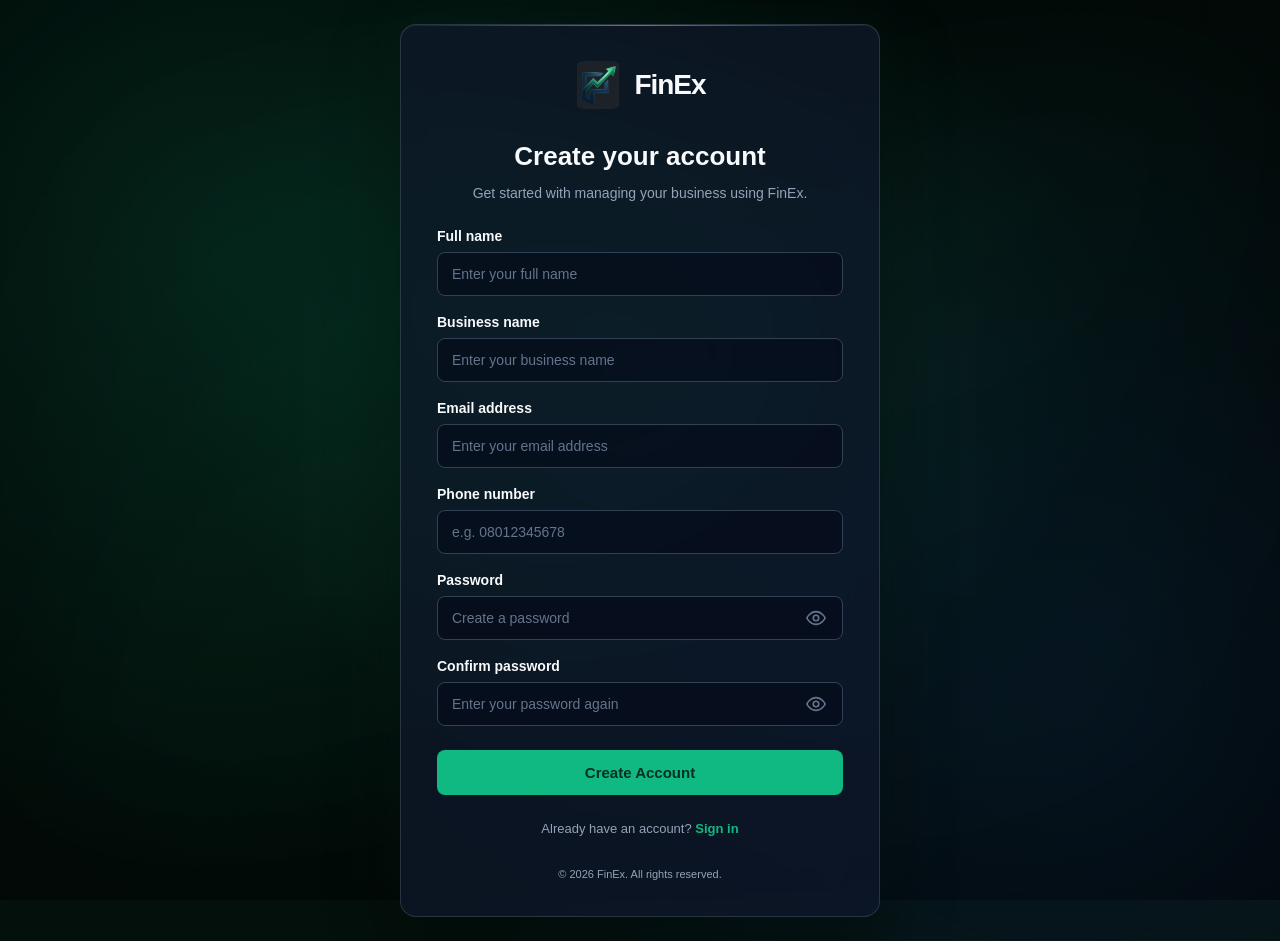
<file: pages/register.html>
<!DOCTYPE html>
<html lang="en">
<head>
    <meta charset="UTF-8">
    <meta name="viewport" content="width=device-width, initial-scale=1.0">

    <title>FinEx | Create Account</title>

    <link rel="stylesheet" href="../css/style.css">
</head>

<body>

    <div class="login-bg" aria-hidden="true">
        <video
            class="login-bg-video login-bg-video--top"
            autoplay
            muted
            loop
            playsinline
            preload="auto"
        >
            <source src="../assets/video/loginpage%20wallpaper.mp4" type="video/mp4">
        </video>

        <video
            class="login-bg-video login-bg-video--bottom"
            muted
            loop
            playsinline
            preload="auto"
        >
            <source src="../assets/video/loginpage%20wallpaper.mp4" type="video/mp4">
        </video>
    </div>

    <div class="login-bg-overlay" aria-hidden="true"></div>

    <main class="login-container">
        <section class="login-card register-card">

            <div class="brand">
                <img
                    src="../assets/images/finex-logo.jpg"
                    alt="FinEx Logo"
                    class="brand-logo"
                >
                <h1>FinEx</h1>
            </div>

            <h2>Create your account</h2>

            <p class="subtitle">
                Get started with managing your business using FinEx.
            </p>

            <form id="register-form" novalidate>

                <label for="full-name">Full name</label>
                <input
                    type="text"
                    id="full-name"
                    name="full-name"
                    placeholder="Enter your full name"
                    autocomplete="name"
                    required
                >

                <label for="business-name">Business name</label>
                <input
                    type="text"
                    id="business-name"
                    name="business-name"
                    placeholder="Enter your business name"
                    autocomplete="organization"
                    required
                >

                <label for="register-email">Email address</label>
                <input
                    type="email"
                    id="register-email"
                    name="email"
                    placeholder="Enter your email address"
                    autocomplete="off"
                    autocapitalize="none"
                    spellcheck="false"
                    required
                >

                <label for="phone">Phone number</label>
                <input
                    type="tel"
                    id="phone"
                    name="phone"
                    placeholder="e.g. 08012345678"
                    autocomplete="tel"
                    required
                >

                <label for="register-password">Password</label>

                <div class="password-wrapper">
                    <input
                        type="password"
                        id="register-password"
                        name="password"
                        placeholder="Create a password"
                        autocomplete="new-password"
                        minlength="8"
                        required
                    >

                    <button
                        type="button"
                        class="password-toggle"
                        data-target="register-password"
                        aria-label="Show password"
                        aria-pressed="false"
                    >
                        <svg viewBox="0 0 24 24" aria-hidden="true">
                            <path d="M2 12s3.5-7 10-7 10 7 10 7-3.5 7-10 7S2 12 2 12Z"/>
                            <circle cx="12" cy="12" r="3"/>
                        </svg>
                    </button>
                </div>

                <label for="confirm-password">Confirm password</label>

                <div class="password-wrapper">
                    <input
                        type="password"
                        id="confirm-password"
                        name="confirm-password"
                        placeholder="Enter your password again"
                        autocomplete="new-password"
                        minlength="8"
                        required
                    >

                    <button
                        type="button"
                        class="password-toggle"
                        data-target="confirm-password"
                        aria-label="Show password"
                        aria-pressed="false"
                    >
                        <svg viewBox="0 0 24 24" aria-hidden="true">
                            <path d="M2 12s3.5-7 10-7 10 7 10 7-3.5 7-10 7S2 12 2 12Z"/>
                            <circle cx="12" cy="12" r="3"/>
                        </svg>
                    </button>
                </div>

                <button type="submit" class="login-button">
                    Create Account
                </button>

                <div
                    id="register-message"
                    class="notification"
                    role="status"
                    aria-live="polite"
                    hidden
                ></div>

            </form>

            <p class="signup-text">
                Already have an account?
                <a href="../index.html">Sign in</a>
            </p>

            <p class="footer-text">
                © 2026 FinEx. All rights reserved.
            </p>

        </section>
    </main>

    <script src="../js/bg-video.js"></script>
    <script src="../js/api.js"></script>
    <script src="../js/register.js"></script>
</body>
</html>
</file>
<file: css/style.css>
/* 1. Global styles */
:root {
    --background: #111827;
    --surface: #1e293b;
    --surface-hover: #263449;
    --border: #334155;
    --primary: #10b981;
    --primary-hover: #059669;
    --text: #f8fafc;
    --text-muted: #94a3b8;
}

* {
    margin: 0;
    padding: 0;
    box-sizing: border-box;
}

body {
    font-family: Arial, Helvetica, sans-serif;
    background: var(--background);
    color: var(--text);
    min-height: 100vh;
}

/* 2. Page layout */
.login-container {
    min-height: 100vh;
    display: flex;
    justify-content: center;
    align-items: center;
    padding: 24px;
    position: relative;
    z-index: 2;
}

/* 3. Login card */
.login-card {
    width: 100%;
    max-width: 430px;
    padding: 36px;
    position: relative;
    background: rgba(15, 23, 42, 0.74);
    border: 1px solid rgba(148, 163, 184, 0.22);
    border-radius: 16px;
    box-shadow:
        0 24px 70px rgba(0, 0, 0, 0.45),
        0 0 60px rgba(16, 185, 129, 0.06),
        inset 0 1px 0 rgba(255, 255, 255, 0.06);
    backdrop-filter: blur(18px) saturate(140%);
    -webkit-backdrop-filter: blur(18px) saturate(140%);
}

.login-card::before {
    content: "";
    position: absolute;
    inset: 0 16px auto;
    height: 1px;
    background: linear-gradient(
        90deg,
        transparent,
        rgba(16, 185, 129, 0.85),
        transparent
    );
    pointer-events: none;
}

/* 4. FinEx branding */
.brand {
    display: flex;
    align-items: center;
    justify-content: center;
    gap: 12px;
    margin-bottom: 32px;
}

.brand-logo {
    width: 48px;
    height: 48px;
    object-fit: contain;
    border-radius: 10px;
}

.brand h1 {
    font-size: 28px;
    letter-spacing: -1px;
}

/* 5. Headings */
.login-card h2 {
    font-size: 26px;
    margin-bottom: 10px;
    text-align: center;
}

.subtitle {
    color: var(--text-muted);
    font-size: 14px;
    line-height: 1.6;
    margin-bottom: 28px;
    text-align: center;
}

/* 6. Form fields */
form > label,
.password-heading label {
    display: block;
    font-size: 14px;
    font-weight: 600;
    margin-bottom: 10px;
}

input[type="text"],
input[type="password"] {
    width: 100%;
    padding: 13px 14px;
    margin-bottom: 22px;
    border: 1px solid var(--border);
    border-radius: 8px;
    background: #111827;
    color: var(--text);
    font-size: 14px;
    outline: none;
    transition: border-color 0.2s, box-shadow 0.2s;
}

input::placeholder {
    color: #64748b;
}

input[type="text"]:focus,
input[type="password"]:focus {
    border-color: var(--primary);
    box-shadow: 0 0 0 3px rgba(16, 185, 129, 0.12);
}

/* 7. Password heading */
.password-heading {
    display: flex;
    align-items: center;
    justify-content: space-between;
}

a {
    color: var(--primary);
    text-decoration: none;
    font-size: 13px;
}

a:hover {
    text-decoration: underline;
}

/* 8. Remember me */
.remember-option {
    display: flex;
    align-items: center;
    gap: 9px;
    margin-bottom: 24px;
    color: var(--text-muted);
    font-size: 13px;
    cursor: pointer;
}

.remember-option input {
    accent-color: var(--primary);
}

/* 9. Sign-in button */
.login-button {
    width: 100%;
    padding: 14px;
    border: none;
    border-radius: 8px;
    background: var(--primary);
    color: #052e24;
    font-size: 15px;
    font-weight: 700;
    cursor: pointer;
    transition: background 0.2s, transform 0.2s;
}

.login-button:hover {
    background: var(--primary-hover);
    transform: translateY(-1px);
}

/* 10. Messages and footer */
#login-message {
    font-size: 13px;
    margin-top: 14px;
    color: var(--text-muted);
}

.signup-text {
    text-align: center;
    font-size: 13px;
    color: var(--text-muted);
    margin-top: 26px;
}

.signup-text a {
    font-weight: 600;
}

.footer-text {
    margin-top: 32px;
    text-align: center;
    color: var(--text-muted);
    font-size: 11px;
}

/* 11. Mobile responsiveness */
@media (max-width: 480px) {
    .login-container {
        padding: 16px;
    }

    .login-card {
        padding: 26px 22px;
    }

    .login-card h2 {
        font-size: 23px;
    }
}

/* ==============================
   FINEX HOVER ANIMATIONS
================================ */

/* 1. Smooth page entrance */
.login-card {
    animation: cardEntrance 0.7s ease-out;
    transition:
        border-color 0.3s ease,
        box-shadow 0.3s ease,
        transform 0.3s ease;
}

/* Subtle lift when hovering over the login card */
.login-card:hover {
    border-color: rgba(16, 185, 129, 0.38);
    box-shadow:
        0 28px 80px rgba(0, 0, 0, 0.5),
        0 0 70px rgba(16, 185, 129, 0.12),
        inset 0 1px 0 rgba(255, 255, 255, 0.08);
    transform: translateY(-4px);
}

/* 2. Login logo animation */
.brand-icon {
    transition:
        transform 0.3s ease,
        box-shadow 0.3s ease;
}

.brand-icon:hover {
    transform: rotate(-8deg) scale(1.08);
    box-shadow: 0 0 20px rgba(16, 185, 129, 0.3);
}

/* 3. Input focus animation */
input[type="text"],
input[type="password"] {
    transition:
        border-color 0.25s ease,
        box-shadow 0.25s ease,
        background-color 0.25s ease;
}

input[type="text"]:focus,
input[type="password"]:focus {
    background-color: #172235;
    border-color: #10b981;
    box-shadow: 0 0 0 4px rgba(16, 185, 129, 0.12);
}

/* 4. Button hover animation */
.login-button {
    position: relative;
    overflow: hidden;
    transition:
        background-color 0.25s ease,
        box-shadow 0.25s ease,
        transform 0.25s ease;
}

.login-button:hover {
    background-color: #059669;
    box-shadow: 0 8px 24px rgba(16, 185, 129, 0.2);
    transform: translateY(-2px);
}

.login-button:active {
    transform: translateY(0) scale(0.98);
}

/* 5. Link hover animation */
a {
    transition:
        color 0.2s ease,
        opacity 0.2s ease;
}

a:hover {
    color: #6ee7b7;
}

/* 6. Remember-me checkbox */
.remember-option input {
    cursor: pointer;
    transition: transform 0.2s ease;
}

.remember-option input:hover {
    transform: scale(1.15);
}

/* 7. Page entrance animation */
@keyframes cardEntrance {
    from {
        opacity: 0;
        transform: translateY(18px);
    }

    to {
        opacity: 1;
        transform: translateY(0);
    }
}

/* 8. Accessibility: respect reduced-motion preferences */
@media (prefers-reduced-motion: reduce) {
    *,
    *::before,
    *::after {
        animation-duration: 0.01ms !important;
        animation-iteration-count: 1 !important;
        transition-duration: 0.01ms !important;
        scroll-behavior: auto !important;
    }
}

/* Keep the glass card surface when interacting with the login button */
.login-card,
.login-card:hover {
    background-color: rgba(15, 23, 42, 0.74);
}

/* Keep the login button bright and responsive */
.login-button {
    background-color: #10b981;
    color: #052e24;
    opacity: 1;
    filter: none;
}

.login-button:hover {
    background-color: #30cc0d;
    color: #052e24;
    opacity: 1;
    filter: none;
    box-shadow: 0 8px 24px rgba(75, 233, 154, 0.25);
    transform: translateY(-2px);
}
/* Password visibility toggle */
.password-input-container {
    position: relative;
    width: 100%;
}

.password-input-container input[type="password"],
.password-input-container input[type="text"] {
    width: 100%;
    padding-right: 48px;
}

.password-toggle {
    position: absolute;
    right: 12px;
    top: 0;
    height: 44px;
    display: flex;
    align-items: center;
    justify-content: center;
    border: none;
    background: transparent;
    color: #94a3b8;
    cursor: pointer;
    transition: color 0.2s ease, transform 0.2s ease;
}

.password-toggle:hover {
    color: #10b981;
    transform: scale(1.08);
}

.password-toggle:focus-visible {
    outline: 2px solid #10b981;
    outline-offset: 2px;
    border-radius: 4px;
}

/* ==============================
   REGISTRATION PAGE
================================ */

.register-card {
    max-width: 480px;
}

.register-card h2 {
    margin-bottom: 10px;
}

.register-card .subtitle {
    margin-bottom: 24px;
}

.register-card form > label {
    display: block;
    margin-bottom: 8px;
    font-size: 14px;
    font-weight: 600;
}

.register-card input[type="text"],
.register-card input[type="email"],
.register-card input[type="tel"],
.register-card input[type="password"] {
    width: 100%;
    padding: 13px 14px;
    margin-bottom: 18px;
    border: 1px solid var(--border);
    border-radius: 8px;
    background: #111827;
    color: var(--text);
    font-size: 14px;
    outline: none;
    transition: border-color 0.25s ease, box-shadow 0.25s ease;
}

.register-card input:focus {
    border-color: var(--primary);
    box-shadow: 0 0 0 4px rgba(16, 185, 129, 0.12);
}

.register-card .login-button {
    margin-top: 6px;
}

#register-message {
    margin-top: 14px;
    font-size: 13px;
    color: var(--text-muted);
}

@media (max-width: 480px) {
    .register-card {
        padding: 26px 22px;
    }
}
/* ===== Registration Notifications ===== */

.notification {
    display: flex;
    align-items: flex-start;
    gap: 12px;
    padding: 15px 16px;
    margin-top: 18px;
    border-radius: 10px;
    border: 1px solid transparent;
    font-size: 14px;
    font-weight: 500;
    line-height: 1.5;
    animation: notificationAppear 0.3s ease-out;
    overflow-wrap: anywhere;
}

.notification[hidden] {
    display: none;
}

.notification-icon {
    font-size: 20px;
    font-weight: 700;
    flex-shrink: 0;
}

.notification-content {
    flex: 1;
}

.notification-title {
    display: block;
    font-size: 15px;
    font-weight: 700;
    margin-bottom: 3px;
}

.notification-success {
    background: #e8f8ef;
    color: #166534;
    border-color: #86efac;
}

.notification-error {
    background: #fff0f0;
    color: #b42318;
    border-color: #fca5a5;
}

.notification-warning {
    background: #fff8e6;
    color: #92400e;
    border-color: #fcd34d;
}

@keyframes notificationAppear {
    from {
        opacity: 0;
        transform: translateY(-8px);
    }

    to {
        opacity: 1;
        transform: translateY(0);
    }
}

@media (prefers-reduced-motion: reduce) {
    .notification {
        animation: none;
    }
}

/* ===== Password Visibility Button Fix ===== */

.password-wrapper {
    position: relative !important;
    display: block !important;
    width: 100% !important;
    margin-bottom: 16px;
}

.password-wrapper input {
    display: block;
    width: 100% !important;
    box-sizing: border-box !important;
    padding-right: 48px !important;
}

.password-wrapper .password-toggle {
    position: absolute !important;
    top: 50% !important;
    right: 10px !important;
    transform: translateY(-50%) !important;

    display: flex !important;
    align-items: center !important;
    justify-content: center !important;

    width: 34px !important;
    height: 34px !important;
    padding: 6px !important;

    background: transparent !important;
    border: none !important;
    border-radius: 6px !important;

    color: #64748b !important;
    cursor: pointer !important;
    z-index: 5 !important;
}

.password-wrapper .password-toggle svg {
    display: block !important;
    width: 22px !important;
    height: 22px !important;
    fill: none !important;
    stroke: currentColor !important;
    stroke-width: 1.8 !important;
}

.password-wrapper .password-toggle:hover {
    color: #2563eb !important;
    background: #f1f5f9 !important;
}

.password-wrapper .password-toggle:focus-visible {
    outline: 2px solid #2563eb !important;
    outline-offset: 2px !important;
}

/* ==============================
   VIDEO WALLPAPER
================================ */

body {
    background: #04100c;
    overflow-x: hidden;
}

.login-bg {
    position: fixed;
    inset: 0;
    z-index: 0;
    overflow: hidden;
    background: #04100c;
    pointer-events: none;
}

.login-bg-video {
    position: absolute;
    inset: 0;
    width: 100%;
    height: 100%;
    object-fit: cover;
    object-position: center;
    filter: saturate(0.95) contrast(1.05) brightness(0.8);
    transform: scale(1.04);
    transition: opacity 1.1s linear;
    will-change: opacity;
}

.login-bg-video--top {
    z-index: 2;
}

.login-bg-video--bottom {
    z-index: 1;
}

.login-bg-video--top.is-hidden {
    opacity: 0;
}

/* Tinted overlay keeps the login form readable */
.login-bg-overlay {
    position: fixed;
    inset: 0;
    background:
        radial-gradient(
            ellipse at 50% 38%,
            rgba(16, 185, 129, 0.12),
            transparent 52%
        ),
        linear-gradient(
            150deg,
            rgba(2, 12, 9, 0.72),
            rgba(4, 20, 15, 0.38) 48%,
            rgba(2, 10, 8, 0.78)
        );
    box-shadow: inset 0 0 220px 40px rgba(0, 0, 0, 0.55);
    z-index: 1;
    pointer-events: none;
}

.login-bg-overlay::after {
    content: "";
    position: absolute;
    inset: -25%;
    background:
        radial-gradient(
            circle at 28% 35%,
            rgba(16, 185, 129, 0.13),
            transparent 38%
        ),
        radial-gradient(
            circle at 72% 68%,
            rgba(37, 99, 235, 0.1),
            transparent 42%
        );
    animation: bgGlowDrift 20s ease-in-out infinite alternate;
}

@keyframes bgGlowDrift {
    from {
        transform: translate3d(-2%, -1%, 0) scale(1);
    }

    to {
        transform: translate3d(2%, 1.5%, 0) scale(1.08);
    }
}

/* Translucent form fields so the wallpaper shows through */
input[type="text"],
input[type="password"],
.register-card input[type="text"],
.register-card input[type="email"],
.register-card input[type="tel"],
.register-card input[type="password"] {
    background: rgba(2, 6, 23, 0.55);
}

input[type="text"]:focus,
input[type="password"]:focus {
    background-color: rgba(15, 35, 30, 0.7);
}

/* Solid fallback for browsers without backdrop blur */
@supports not ((backdrop-filter: blur(1px)) or (-webkit-backdrop-filter: blur(1px))) {
    .login-card,
    .login-card:hover {
        background-color: rgba(15, 23, 42, 0.94);
    }
}
</file>
